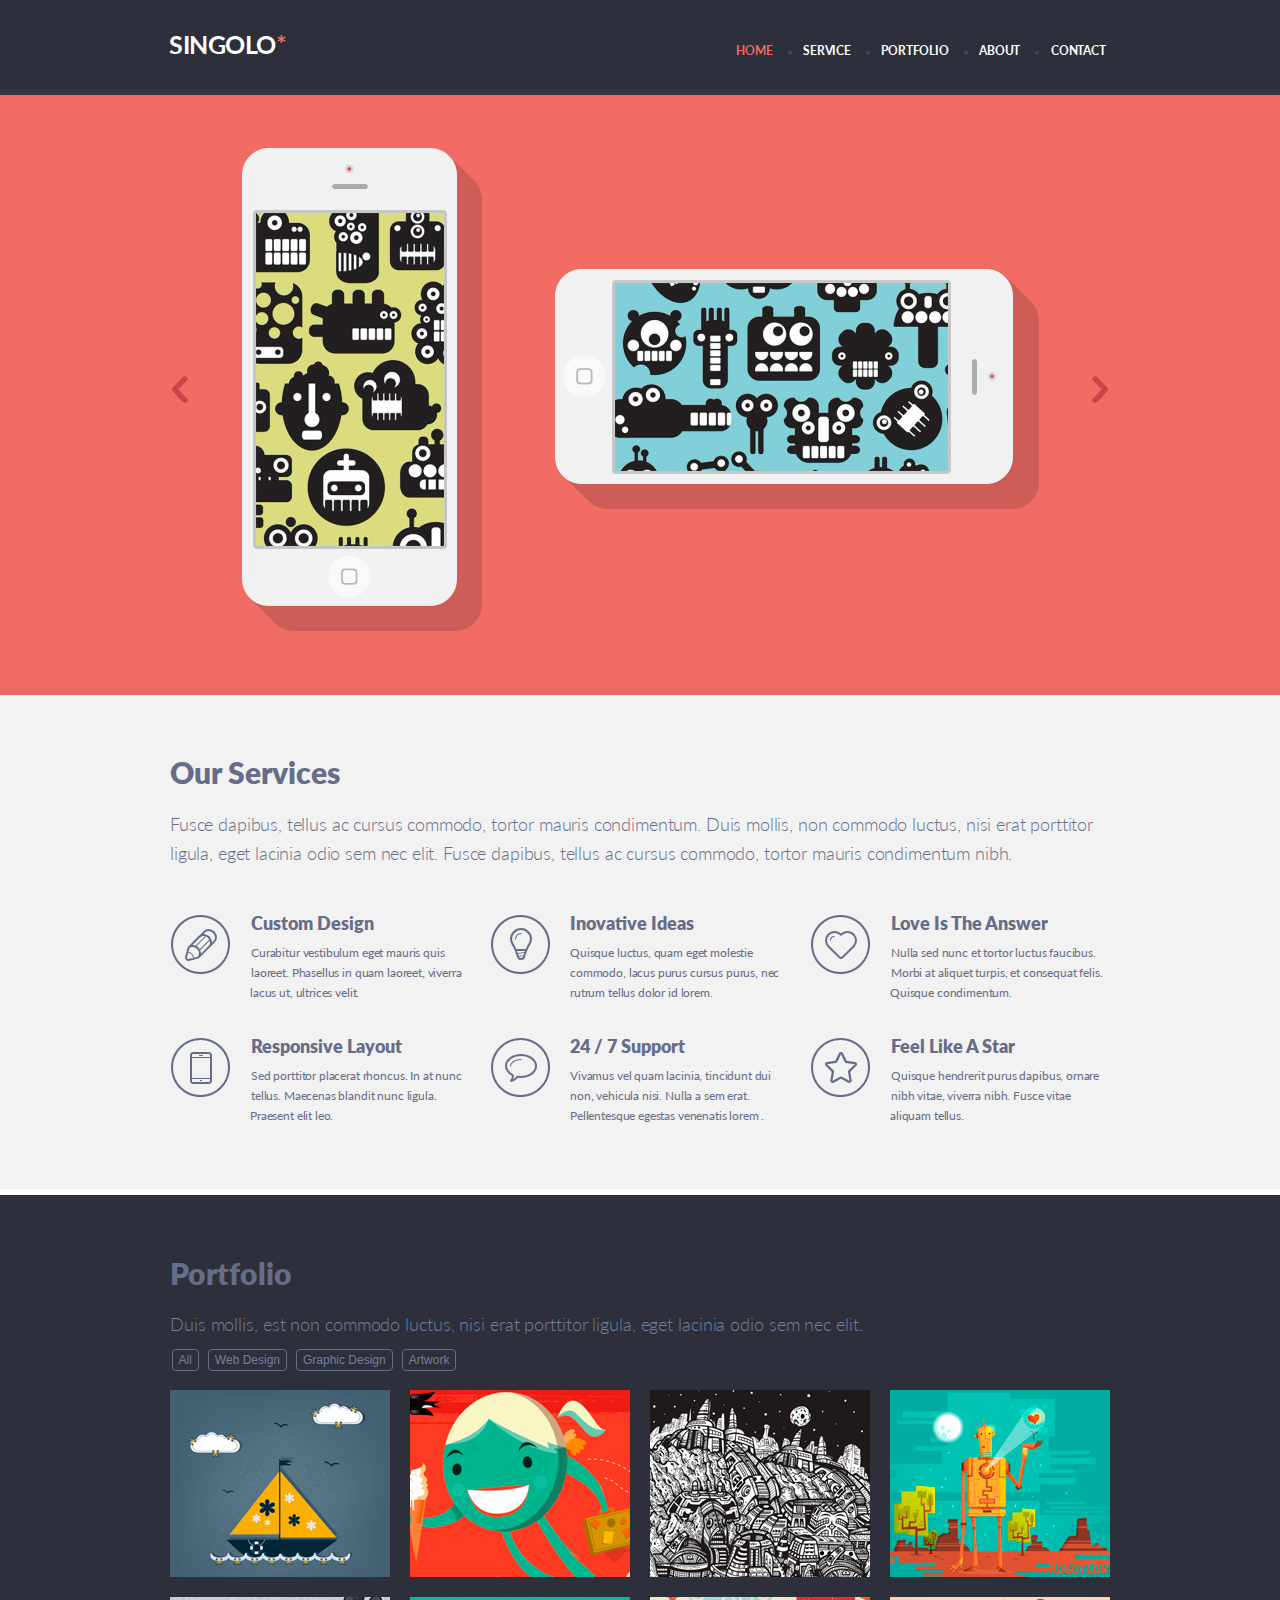
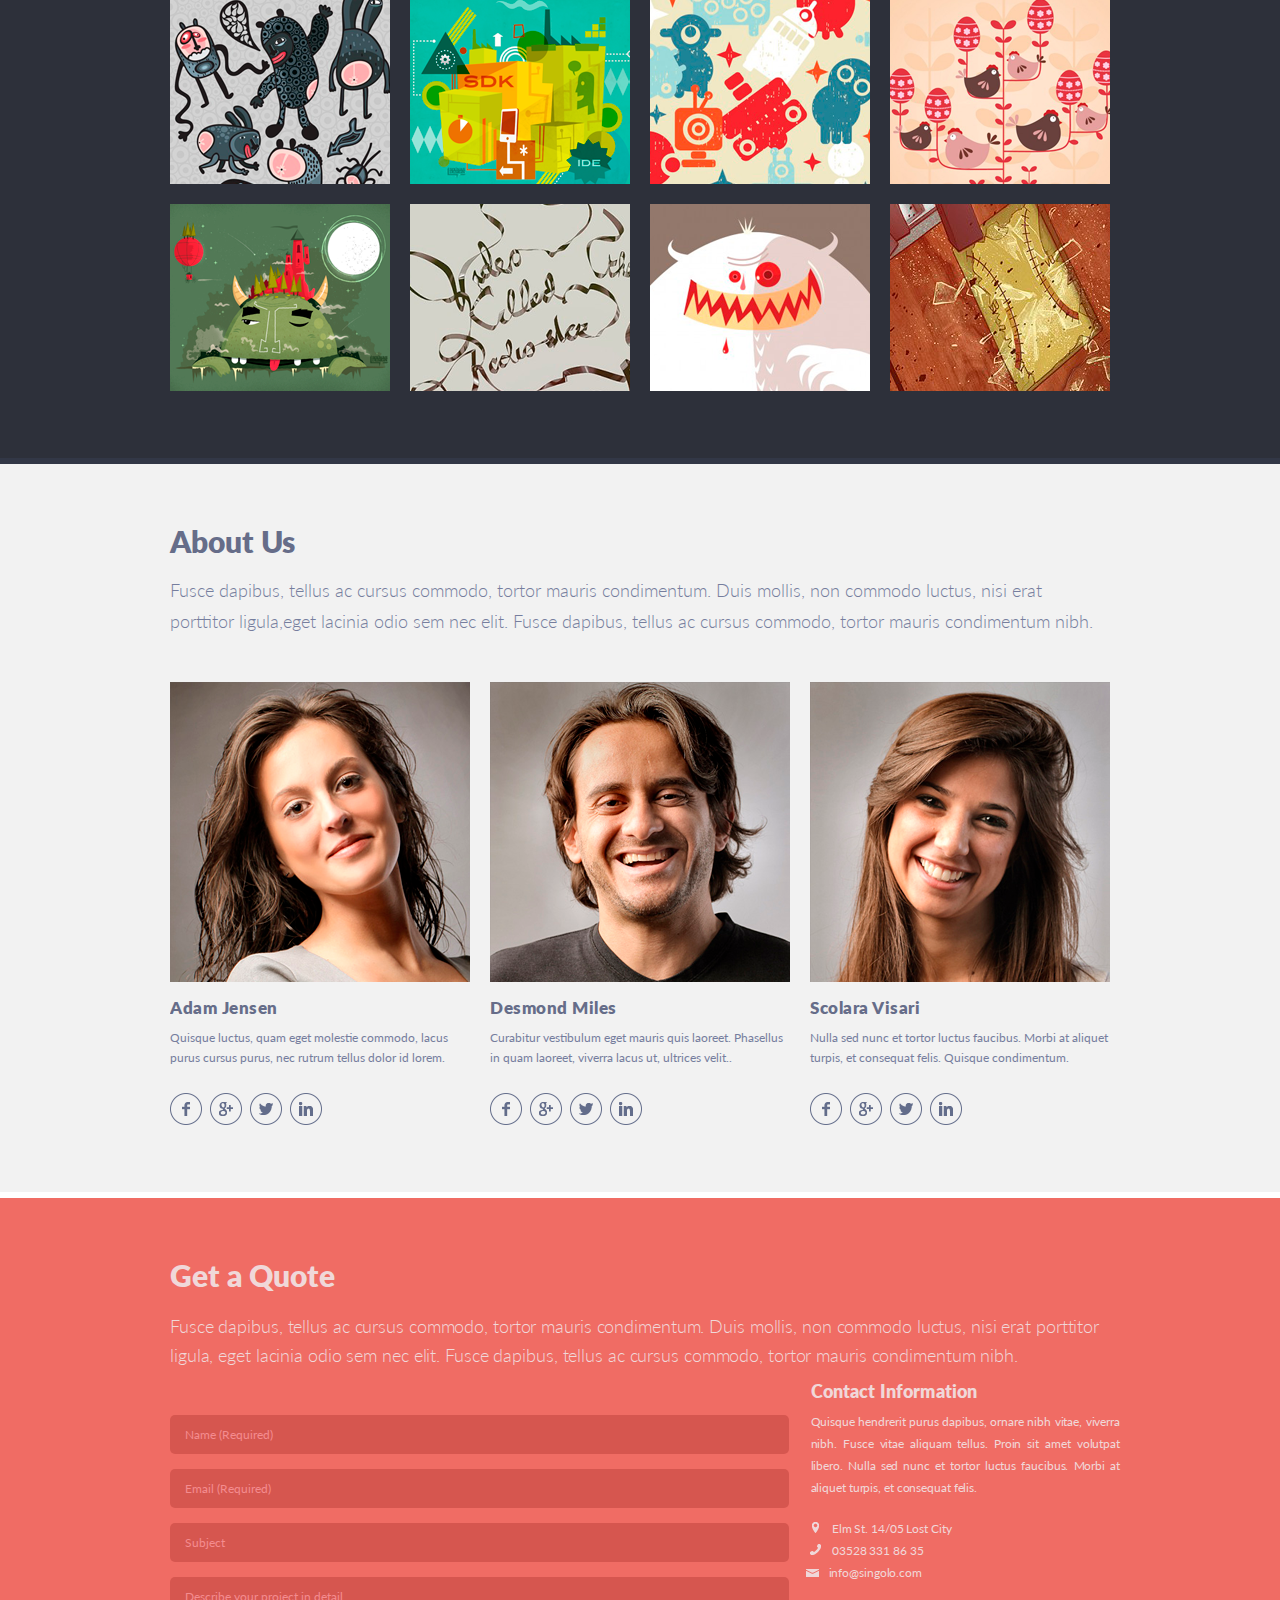
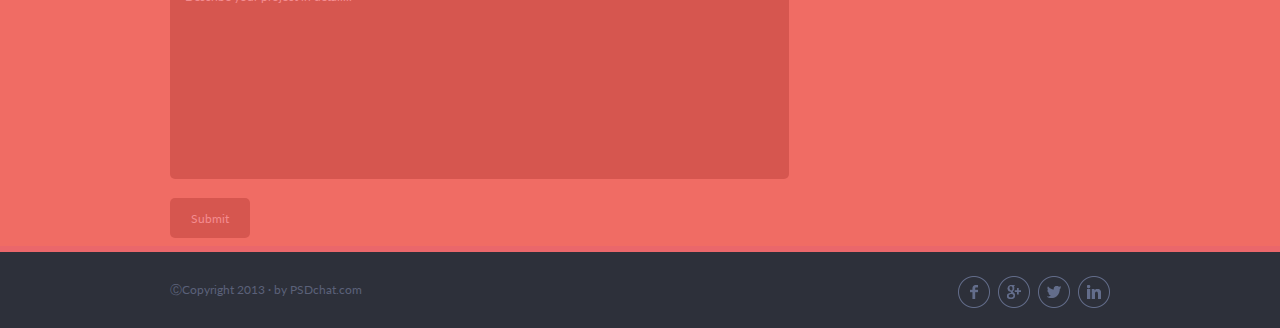
<file: index.html>
<!DOCTYPE html>
<html lang="en">
<head>
    <meta charset="UTF-8">
    <meta name="viewport" content="width=device-width, initial-scale=1.0">
    <title>singolo_all</title>
    <link rel="stylesheet" href ="singolo.css"></link>
    
    </head>
<body>
    <header class="header" id="home">
        <div  class="container">
            <div class="header_logo">
             <h1 class="logo">singolo<span>*</span></h1>
                    <nav class="nav" id="menu">
                        <a class ="nav_link active" href="#slider">home<span class="span_nav">.</span></a>
                        <a class ="nav_link" href="#service">service<span class="span_nav">.</span></a>
                        <a class ="nav_link" href="#portfolio">portfolio<span class="span_nav">.</span></a>
                        <a class ="nav_link" href="#about">about<span class="span_nav">.</span></a>
                        <a class ="nav_link" href="#contact">contact<span></span></a>
                        
                    </nav>
            </div>
        </div>
            
    </header>
   
 <div class="slider slider_1" id="slider">
        <div class="container">          
                        <div class="phones">                    
				    <div>
                        <div><img class="tel_vert" src="assets/iPhoneVertical.png" alt="iPhone">
                        <div class="phone_button" id="phone_button_vert"></div>
                        <div id="tel_vert_off" class="screen_off"></div>
                        </div>
                        <div><img class="tel_hor" src="assets/iPhoneHorizontal.png" alt="iPhone">
                        <div class="phone_button" id="phone_button_hor"></div>
                        <div id="tel_hor_off" class="mirror-off"></div>
                    </div>                      
                    </div>              
                                             
                         </div>              
        </div>
</div>
<div class="slider slider_2" id="slider">
    <div class="container">          
                    <div class="phones">
                        <div><img class="tel_slider_2" src="assets/slider_2.png" alt="iPhone">                                         
                </div>                 
                        </div>  
                      </div>
</div>
<div class="arrow">
    <img class="arrow_left"src="assets/Left.png" alt="left">
    <img class="arrow_right"src="assets/Right.png" alt="right">
</div>

<section class="section">
        <div class="container" id="service">
        <div class="section_head">
            <div class="section-title">Our Services</div>  
            <div class="section-title_description">Fusce dapibus, tellus ac cursus commodo, tortor mauris condimentum. Duis mollis, non commodo luctus, nisi erat
          porttitor ligula, eget lacinia odio sem nec elit. Fusce dapibus, tellus ac cursus commodo, tortor mauris 
           condimentum nibh. </div> <br>
        <div class="services">
           <div class="services_items"><img class="icons" src="assets/pen.png" alt="pen"><h4>Custom Design</h4>
                <div class ="services_item_info">Curabitur vestibulum eget mauris quis laoreet. Phasellus in quam laoreet, viverra lacus ut, ultrices velit.</div></div>

                <div class="services_items"><img class="icons" src="assets/lightbulb.png" alt="lightbulb"><h4>Inovative Ideas</h4>
            <div class ="services_item_info">Quisque luctus, quam eget molestie commodo, lacus purus cursus purus, nec rutrum tellus dolor id lorem.</div></div>

                <div class="services_items"><img class="icons" src="assets/heart.png" alt="heart"><h4>Love Is The Answer</h4>
                <div class ="services_item_info">Nulla sed nunc et tortor luctus faucibus. Morbi at aliquet turpis, et consequat felis. Quisque condimentum.</div>
            </div>             
                <div class="services_items"><img class="icons" src="assets/phone.png" alt="phone"><h4>Responsive Layout</h4>
                <div class ="services_item_info">Sed porttitor placerat rhoncus. In at nunc tellus. Maecenas blandit nunc ligula. Praesent elit leo.</div></div>

            <div class="services_items"><img class="icons" src="assets/bubble.png" alt="buble"><h4>24 / 7 Support</h4>
                <div class ="services_item_info">Vivamus vel quam lacinia, tincidunt dui non, vehicula nisi. Nulla a sem erat. Pellentesque egestas venenatis lorem .</div></div>

                <div class="services_items"><img class="icons" src="assets/Star.png" alt="star"><h4>Feel Like A Star</h4>
                <div class ="services_item_info">Quisque hendrerit purus dapibus, ornare nibh vitae, viverra nibh. Fusce vitae aliquam tellus.</div></div>
            </div>
             </div>
        </div>
    </div>
</section>
<div class="portfolio" id="portfolio">
    <div class="container">
    <div class="portfolio_header">
        <div class="logo_singolo2">Portfolio</div><br>
    <div class="logo_inf">Duis mollis, est non commodo luctus, nisi erat porttitor 
    ligula, eget lacinia odio sem nec elit.
    </div>                          
        <div class="head_nav" id="head_nav">
            <button class="li_butt ">All</button>
            <button class="li_butt">Web Design</button>
            <button class="li_butt">Graphic Design</button>
            <button class="li_butt">Artwork</button>                   
        </div>
        </div>
    </div>
        <div class="container">
            <div class="portfolio_img" id="portfolio_img">
            <img src="assets/Project_1.png" alt="img_1" id="img_1">
            <img src="assets/Project_2.png" alt="img_2" id="img_2">
            <img src="assets/Project_3.png" alt="img_3" id="img_3">
            <img src="assets/Project_4.png" alt="img_4" id="img_4">
            <img src="assets/Project_5.png" alt="img_5" id="img_5">
            <img src="assets/Project_6.png" alt="img_6" id="img_6">
            <img src="assets/Project_7.png" alt="img_7" id="img_7">
            <img src="assets/Project_8.png" alt="img_8" id="img_8">
            <img src="assets/Project_9.png" alt="img_9" id="img_9">
            <img src="assets/Project_10.png" alt="img_10" id="img_10">
            <img src="assets/Project_11.png" alt="img_11" id="img_11">
            <img src="assets/Project_12.png" alt="img_12" id="img_12">                    
            
        </div>
    </div>

    </div>
</section>

<section class="about_us" id="about">
           <div class="container"><div class="about_us_description"><div class="about_title">About Us</div>
            <div class="about_info">Fusce dapibus, tellus ac cursus commodo, tortor mauris condimentum.
                Duis mollis, non commodo luctus, nisi erat porttitor ligula,eget lacinia odio sem 
            nec elit. Fusce dapibus, tellus ac cursus commodo, tortor mauris condimentum nibh.
            </div></div></div>
            <div class="container">
            <div class="about_us_container">
                <div class="about_us_items"><img class="about_us_img" src="assets/photo_1.png">
                    <div class="about_us_items_title">Adam Jensen</div>
                    <div class ="about_us_items_info">Quisque luctus, quam eget molestie commodo, lacus 
                        purus cursus purus, nec rutrum tellus dolor id lorem.</div>
                    <div class="about_us_icons">
                        <div class="icon_soc"><img src="assets/facebook.png"></div>
                        <div class="icon_soc"><img src="assets/google+.png"></div>
                        <div class="icon_soc"><img src="assets/twitter.png"></div>
                        <div class="icon_soc"><img src="assets/linkedin.png"></div>                                                   
                     </div>
                </div> 
                <div class="about_us_items"><img class="about_us_img" src="assets/photo_2.png">
                    <div class="about_us_items_title">Desmond Miles</div>
                    <div class ="about_us_items_info">Curabitur vestibulum eget mauris quis laoreet.
                         Phasellus in quam laoreet, viverra lacus ut, ultrices velit..</div>
                    <div class="about_us_icons">
                        <div class="icon_soc"><img src="assets/facebook.png"></div>
                        <div class="icon_soc"><img src="assets/google+.png"></div>
                        <div class="icon_soc"><img src="assets/twitter.png"></div>
                        <div class="icon_soc"><img src="assets/linkedin.png"></div>                                                   
                     </div>
                </div> 
                <div class="about_us_items"><img class="about_us_img" src="assets/photo_3.png">
                    <div class="about_us_items_title">Scolara Visari</div>
                    <div class ="about_us_items_info">Nulla sed nunc et tortor luctus faucibus. 
                        Morbi at aliquet turpis, et consequat felis. Quisque condimentum.</div>
                    <div class="about_us_icons">
                        <div class="icon_soc"><img src="assets/facebook.png"></div>
                        <div class="icon_soc"><img src="assets/google+.png"></div>
                        <div class="icon_soc"><img src="assets/twitter.png"></div>
                        <div class="icon_soc"><img src="assets/linkedin.png"></div>                                                   
                     </div>
                </div> 


            </div>
</section> 
<div class="quote">
    <div class="container">
        <div class="quote_head"><div class="quote_logo">Get a Quote</div>
        <div class="quote_description">Fusce dapibus, tellus ac cursus commodo,
             tortor mauris condimentum. Duis mollis, non commodo luctus, nisi erat
              porttitor <br> ligula, eget lacinia odio sem nec elit. Fusce dapibus, tellus
               ac cursus commodo, tortor mauris condimentum nibh.</div>
            </div>
    </div>
        <container> 
            <div class="container">
        <div class="input_information_form" id="contact">            
                <form class="form" action="form" method="post">
                <input class="input_information" type="text" name="name" placeholder="Name (Required)" required>
                <input class="input_information" type="email" name="email" placeholder="Email (Required)" required>
                <input class="input_information" id="subject" type="text" name="subject" placeholder="Subject">
                <textarea class="input_information" id="description" name="message" placeholder="Describe your project in detail..." style="resize: none;" cols="30" rows="13"></textarea>
                <button class="input_information submit" id="submit" type="submit" formmethod="POST">Submit</button>
            
                </div>
                <div id="message_block" class="hidden">
                    <div id="message">
                        <p>Письмо отправлено</p>
                        <p><span id="message_subject"></span></p>
                        <p><span id="message_description"></span></p>
                        <button id="close_button">OK</button>
                    </div>
                   
                </div>

             
             
             <div class="form_contact_info">
                 <h5>Contact Information</h5>
                <p class="form_contact_description">Quisque hendrerit purus dapibus, ornare nibh vitae, viver&shy;ra nibh. Fusce vitae aliquam
                     tellus. Proin sit amet volutpat libero. Nulla sed nunc et tortor luctus faucibus. 
                     Morbi at aliquet turpis, et consequat felis.  </p>
                     <div class="email_phone">
                            <a class="contact-text" href="Elm St. 14/05 Lost City"><img class="contact-information_loc" src="assets/location.png">Elm St. 14/05 Lost City</a> 
                            <a class="contact-text" href="tel:035283318635"><img class="contact-information_tel" src="assets/phone_mini.png">03528 331 86 35</a> 
                            <a class="contact-text" href="mailto:info@singolo.com"><img class="contact-information_mail" src="assets/mail.png">info@singolo.com</a> 
                     </div>
                    </div>
            </div>

        </div>
    </container>
    
</div>
<footer>
      <container>  
           <p class="footer_logo">ⒸCopyright 2013 · by PSDchat.com</p> 
             <div class="footer_contacts">
                <div class="icon_soc"><img src="assets/facebook.png"></div>
                <div class="icon_soc"><img src="assets/google+.png"></div>
                <div class="icon_soc"><img src="assets/twitter.png"></div>
                <div class="icon_soc"><img src="assets/linkedin.png"></div>
            </div>
          </container>
        
</footer>
<script src="script.js"></script>
</body>
</html>
</file>
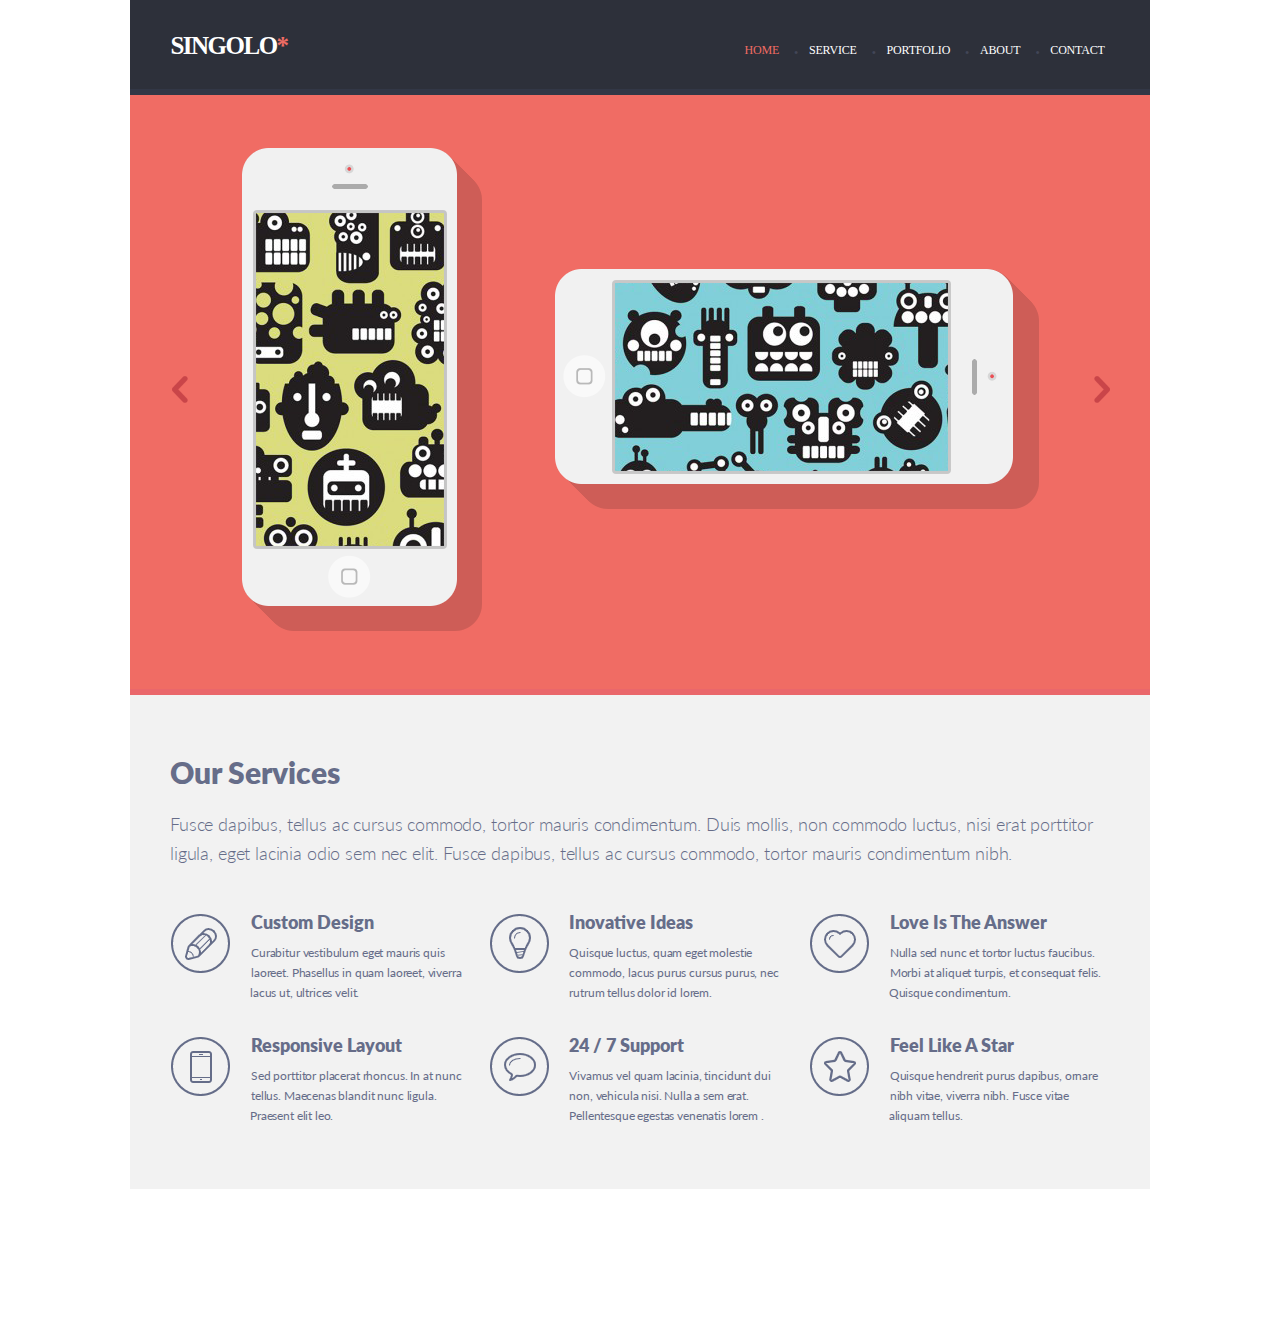
<file: singolo1.html>
<!DOCTYPE html>
<html lang="en">
<head>
    <meta charset="UTF-8">
    <meta name="viewport" content="width=device-width, initial-scale=1.0">
    <title>singolo1</title>
    <link rel="stylesheet" href ="singolo1.css"></link>
    
    </head>
<body>
    <header class="header">
        <div  class="container">
            <div class="header_logo">
             <h1 class="logo">singolo<span>*</span></h1>
                    <nav class="nav">
                        <a class ="nav_link active_s1" href="#">home<span class="span_nav">.</span></a>
                        <a class ="nav_link" href="#">service<span class="span_nav">.</span></a>
                        <a class ="nav_link" href="#">portfolio<span class="span_nav">.</span></a>
                        <a class ="nav_link" href="#">about<span class="span_nav">.</span></a>
                        <a class ="nav_link" href="#">contact<span></span></a>
                        
                    </nav>
            </div>
        </div>
            
    </header>
    
 <div class="slider">
        <div class="container">
            
            
            <div class="phones">
                    <img class="arrow_left"src="assets/Left.png" alt="left">
				    <div ><img class="tel_vert" src="assets/iPhoneVertical.png" alt="iPhone">
				    <img class="tel_hor"src="assets/iPhoneHorizontal.png" alt="iPhone"></div>
                    <img class="arrow_right"src="assets/Right.png" alt="right">
                                    
            
            </div>
        </div>

</div>

<section class="section">
        <div class="container">
        <div class="section_head">
            <div class="section-title">Our Services</div>  
            <div class="section-title_description">Fusce dapibus, tellus ac cursus commodo, tortor mauris condimentum. Duis mollis, non commodo luctus, nisi erat
          porttitor ligula, eget lacinia odio sem nec elit. Fusce dapibus, tellus ac cursus commodo, tortor mauris 
           condimentum nibh. </div> <br>
        <div class="services">
           <div class="services_items"><img class="icons" src="assets/pen.png" alt="pen"><h4>Custom Design</h4>
                <div class ="services_item_info">Curabitur vestibulum eget mauris quis laoreet. Phasellus in quam laoreet, viverra lacus ut, ultrices velit.</div></div>

                <div class="services_items"><img class="icons" src="assets/lightbulb.png" alt="lightbulb"><h4>Inovative Ideas</h4>
            <div class ="services_item_info">Quisque luctus, quam eget molestie commodo, lacus purus cursus purus, nec rutrum tellus dolor id lorem.</div></div>

                <div class="services_items"><img class="icons" src="assets/heart.png" alt="heart"><h4>Love Is The Answer</h4>
                <div class ="services_item_info">Nulla sed nunc et tortor luctus faucibus. Morbi at aliquet turpis, et consequat felis. Quisque condimentum.</div>
            </div>             
                <div class="services_items"><img class="icons" src="assets/phone.png" alt="phone"><h4>Responsive Layout</h4>
                <div class ="services_item_info">Sed porttitor placerat rhoncus. In at nunc tellus. Maecenas blandit nunc ligula. Praesent elit leo.</div></div>

            <div class="services_items"><img class="icons" src="assets/bubble.png" alt="buble"><h4>24 / 7 Support</h4>
                <div class ="services_item_info">Vivamus vel quam lacinia, tincidunt dui non, vehicula nisi. Nulla a sem erat. Pellentesque egestas venenatis lorem .</div></div>

                <div class="services_items"><img class="icons" src="assets/Star.png" alt="star"><h4>Feel Like A Star</h4>
                <div class ="services_item_info">Quisque hendrerit purus dapibus, ornare nibh vitae, viverra nibh. Fusce vitae aliquam tellus.</div></div>
            </div>
             </div>
        </div>
    </div>
</section> 
</body>
</html>
</file>
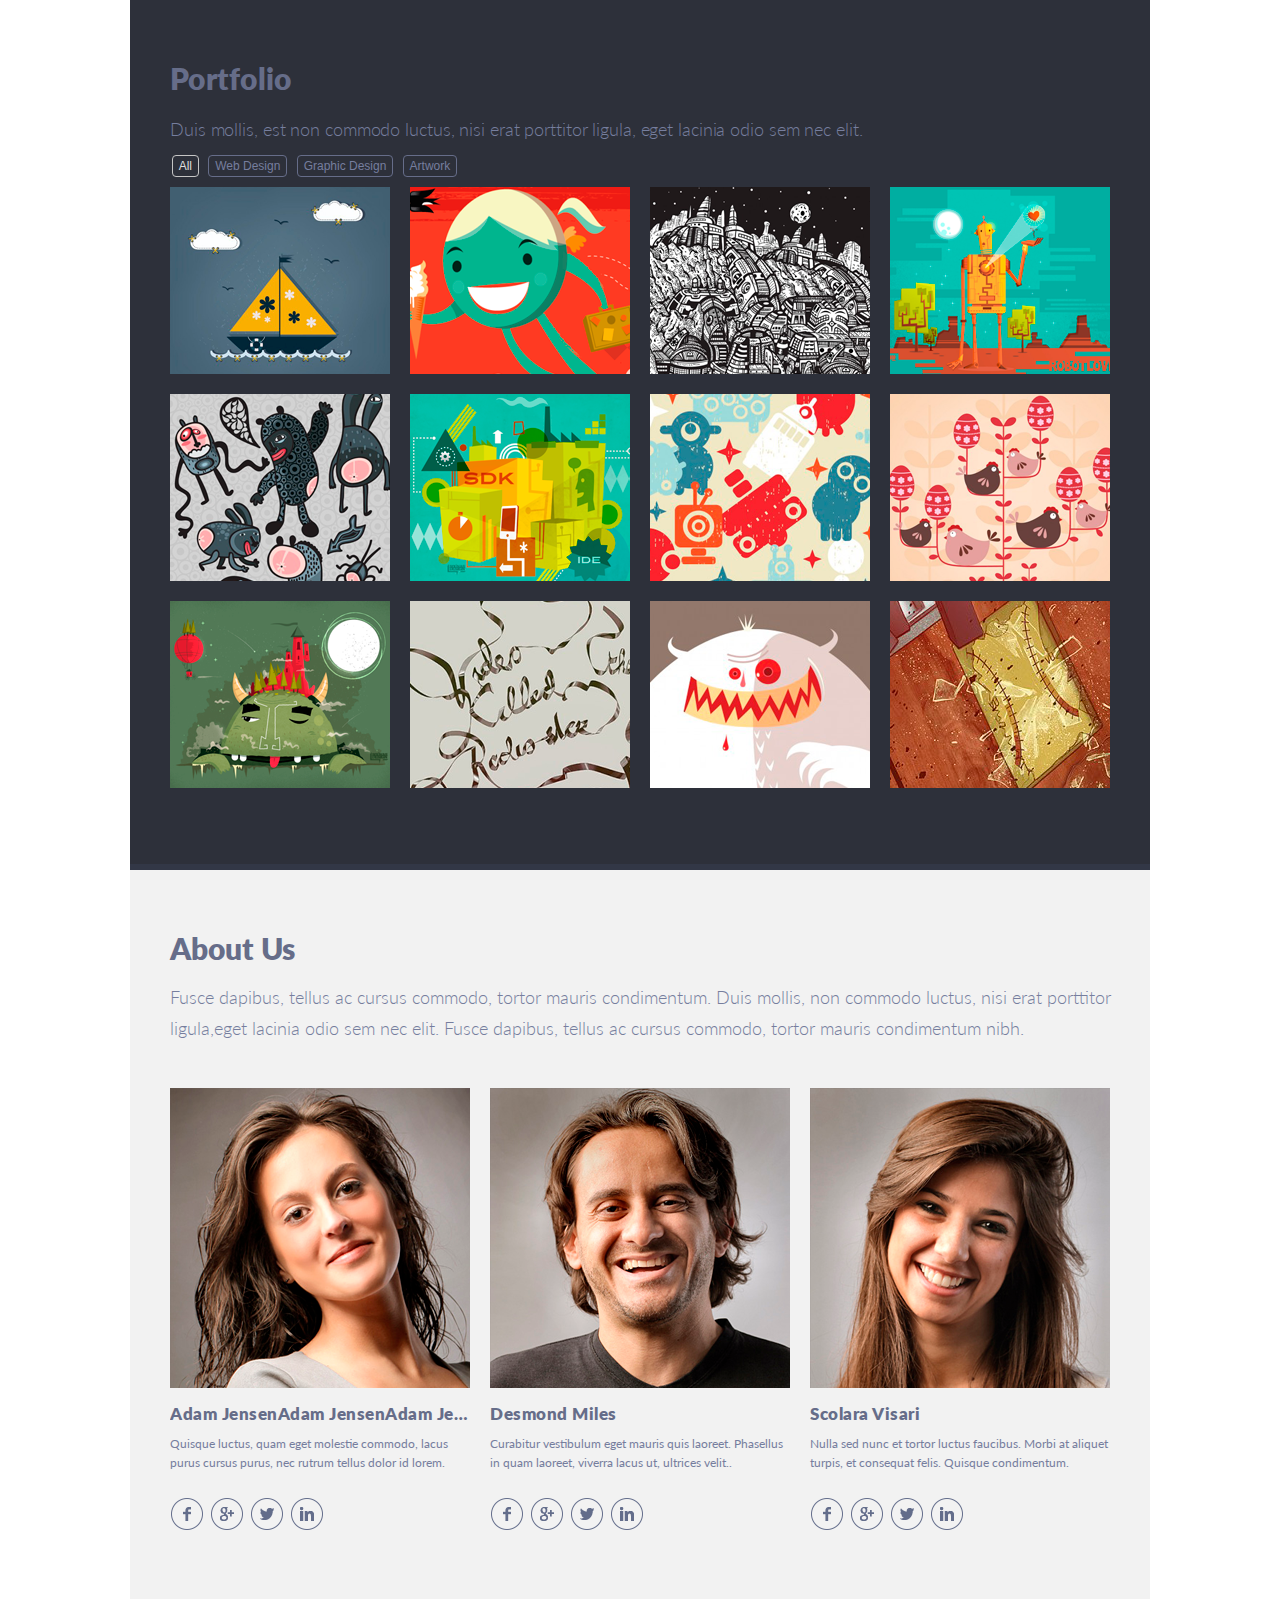
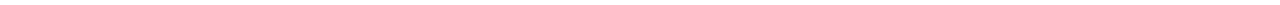
<file: singolo2.html>
<!DOCTYPE html>
<html lang="en">
<head>
    <meta charset="UTF-8">
    <meta name="viewport" content="width=device-width, initial-scale=1.0">
    <link rel="stylesheet" href="singolo2.css"></link>
    <title>singolo2</title>
</head>
<body>
      <div class="portfolio">
            <div class="portfolio_header">
                <div class="logo_singolo2">Portfolio</div><br>
            <div class="logo_inf">Duis mollis, est non commodo luctus, nisi erat porttitor 
            ligula, eget lacinia odio sem nec elit.
            </div>                          
                <div class="head_nav">
                    <button class="li_butt active_nav">All</button>
                    <button class="li_butt">Web Design</button>
                    <button class="li_butt">Graphic Design</button>
                    <button class="li_butt">Artwork</button>                   
                </div>
                </div>
                <div class="container">
                    <div class="portfolio_img">
                    <img src="./assets/Project_1.png" alt="img_1">
                    <img src="./assets/Project_2.png" alt="img_2">
                    <img src="./assets/Project_3.png" alt="img_3">
                    <img src="./assets/Project_4.png" alt="img_4">
                    <img src="./assets/Project_5.png" alt="img_5">
                    <img src="./assets/Project_6.png" alt="img_6">
                    <img src="./assets/Project_7.png" alt="img_7">
                    <img src="./assets/Project_8.png" alt="img_8">
                    <img src="./assets/Project_9.png" alt="img_9">
                    <img src="./assets/Project_10.png" alt="img_10">
                    <img src="./assets/Project_11.png" alt="img_11">
                    <img src="./assets/Project_12.png" alt="img_12">
                    <img src="./assets/Project_9.png" alt="img_9">
                    <img src="./assets/Project_10.png" alt="img_10">
                    <img src="./assets/Project_11.png" alt="img_11">
                    <img src="./assets/Project_12.png" alt="img_12">
                  
                    
                </div>
            </div>

            </div>
      </section>

 
 <section class="about_us">
                   <div class="about_us_description"><div class="about_title">About Us</div>
                    <div class="about_info">Fusce dapibus, tellus ac cursus commodo, tortor mauris condimentum.
                        Duis mollis, non commodo luctus, nisi erat porttitor ligula,eget lacinia odio sem 
                    nec elit. Fusce dapibus, tellus ac cursus commodo, tortor mauris condimentum nibh.
                    </div></div>
                    <div class="container">
                    <div class="about_us_container">
                        <div class="about_us_items"><img class="about_us_img" src="assets/photo_1.png">
                            <div class="about_us_items_title">Adam JensenAdam JensenAdam JensenAdam Jensen</div>
                            <div class ="about_us_items_info">Quisque luctus, quam eget molestie commodo, lacus 
                                purus cursus purus, nec rutrum tellus dolor id lorem.</div>
                            <div class="about_us_icons">
                                <div class="icon_soc"><img src="assets/facebook.png"></div>
                                <div class="icon_soc"><img src="assets/google+.png"></div>
                                <div class="icon_soc"><img src="assets/twitter.png"></div>
                                <div class="icon_soc"><img src="assets/linkedin.png"></div>                                                   
                             </div>
                        </div> 
                        <div class="about_us_items"><img class="about_us_img" src="assets/photo_2.png">
                            <div class="about_us_items_title">Desmond Miles</div>
                            <div class ="about_us_items_info">Curabitur vestibulum eget mauris quis laoreet.
                                 Phasellus in quam laoreet, viverra lacus ut, ultrices velit..</div>
                            <div class="about_us_icons">
                                <div class="icon_soc"><img src="assets/facebook.png"></div>
                                <div class="icon_soc"><img src="assets/google+.png"></div>
                                <div class="icon_soc"><img src="assets/twitter.png"></div>
                                <div class="icon_soc"><img src="assets/linkedin.png"></div>                                                   
                             </div>
                        </div> 
                        <div class="about_us_items"><img class="about_us_img" src="assets/photo_3.png">
                            <div class="about_us_items_title">Scolara Visari</div>
                            <div class ="about_us_items_info">Nulla sed nunc et tortor luctus faucibus. 
                                Morbi at aliquet turpis, et consequat felis. Quisque condimentum.</div>
                            <div class="about_us_icons">
                                <div class="icon_soc"><img src="assets/facebook.png"></div>
                                <div class="icon_soc"><img src="assets/google+.png"></div>
                                <div class="icon_soc"><img src="assets/twitter.png"></div>
                                <div class="icon_soc"><img src="assets/linkedin.png"></div>                                                   
                             </div>
                        </div> 


                    </div>
</section>
</body>
</html>
</file>
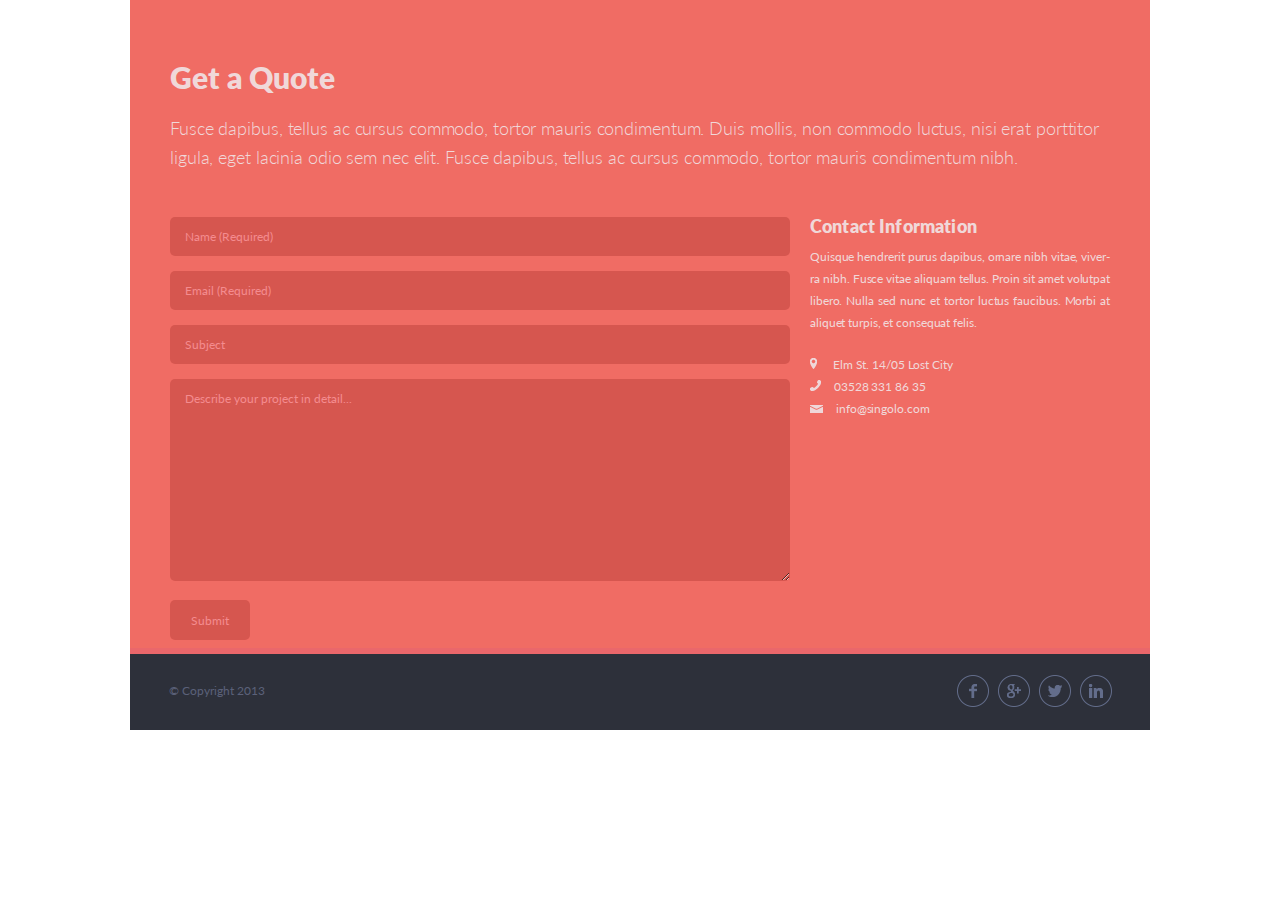
<file: singolo3.html>
<!DOCTYPE html>
<html lang="en">
<head>
    <meta charset="UTF-8">
    <meta name="viewport" content="width=device-width, initial-scale=1.0">
    <title>singolo3</title>
    <link rel="stylesheet" href="singolo3.css"></link>

</head>
<body>
    <div class="quote">
        <container>
            <div class="quote_head"><div class="quote_logo">Get a Quote</div>
            <div class="quote_description">Fusce dapibus, tellus ac cursus commodo,
                 tortor mauris condimentum. Duis mollis, non commodo luctus, nisi erat
                  porttitor <br> ligula, eget lacinia odio sem nec elit. Fusce dapibus, tellus
                   ac cursus commodo, tortor mauris condimentum nibh.</div>
                </div>
        </container>
            <container>

            <div class="input_information_form"> 
               
                <form class="form" action="form" method="post">
                    <input class="input_information" type="text" name="name" placeholder="Name (Required)" required>
                    <input class="input_information" type="email" name="email" placeholder="Email (Required)" required>
                    <input class="input_information" type="text" name="subject" placeholder="Subject">
                    <textarea class="input_information" name="message" placeholder="Describe your project in detail..." cols="30" rows="13"></textarea>
                    <button class="input_information submit" type="submit" formmethod="POST">Submit</button>
                 </form>
                 <div class="form_contact_info">
                     <h5>Contact Information</h5>
                    <p class="form_contact_description">Quisque hendrerit purus dapibus, ornare nibh vitae, viver&shy;ra nibh. Fusce vitae aliquam
                         tellus. Proin sit amet volutpat libero. Nulla sed nunc et tortor luctus faucibus. 
                         Morbi at aliquet turpis, et consequat felis.  </p>
                         <div class="email_phone">
                                <p class="contact-text"><img class="contact-information_png" src="assets/location.png"> Elm St. 14/05 Lost City</p> 
                                <a class="contact-text" href="tel:035283318635"> <img class="contact-information_png" src="assets/phone_mini.png">03528 331 86 35</a> <br>
                                <a class="contact-text" href="mailto:info@singolo.com"> <img  class="contact-information_png"src="assets/mail.png">info@singolo.com</a> <br>
                         </div>
                        </div>
                </div>

            </div>
        </container>
        
    </div>
    <footer>
        <container>            
            <div class="footer_contacts">
                <a href="#"><img class="soc_img" src="assets/facebook.png"></a>
                <a href="#"><img class="soc_img" src="assets/google+.png"></a>
                <a href="#"><img class="soc_img" src="assets/twitter.png"></a>
                <a href="#"><img class="soc_img" src="assets/linkedin.png"></a>

            </div>
            <p class="footer_logo">© Copyright 2013</p>
        </container>
            
    </footer>
</body>
</html>
</file>
<file: singolo.css>
* {
    margin: 0px auto;
    padding: 0px;
    /* max-width: 1020px; */
        
}

h1, h2, h3, h4, h5, h6 {
    margin: 0px;
    padding: 0px;
}



.container {
    display: flex;
    width: 1020px;
    margin: auto;
    padding:0 30px;
    position: relative;
    align-items: center;
    box-sizing: border-box;
 
}


.header {
    height: 89px;
    background-color: #2d303a;
    border-bottom: solid 6px #323746;
    text-transform:uppercase;
    position: fixed;      
    z-index: 100; 
    width: 100%;
   
            
}

.header_logo {
    display:flex; 
    font-family: "Lato Bold";
     
}

.logo {
    color: #ffffff;
    font-size: 25px;
    padding-top: 29px;
    letter-spacing: -0.5px;
}

span {
    color: #f06c64;
    font-size: 25px;
}


.nav {    
    display: flex;
    width: 380px;     
    padding-top: 30px;
    letter-spacing: -0.2px;
    justify-content: space-between;  
    padding-left: 445px;   
    
    
}

.nav_link.active {
    color: #f06c64;


}

.nav a {
    color: #ffffff;
    text-decoration: none;
    font-size: 12px;
           
}

.nav a.hover {
    color: #f06c64;
}

.nav a.active {
    color: #f06c64;
    
}

.nav a:not(.active):hover {
    color: #f06c64;
}


.span_nav {
    color: #424657;
    padding-left: 14px;
    padding-top: 15px;
}

.slider_1  {
    background-color: #f06c64;
    height: 594px;
    width: 100%;
    padding-top: 95px;
    border-bottom: solid 6px #ea676b;
    position: absolute;
    overflow: hidden;
    display: block;
    
    
}

.slider_2 {
    display: none;    
    animation: 0.5s ease-in-out;
    background-color: #648BF0;
    height: 594px;
    width: 100%;
    padding-top: 95px;
    border-bottom: 6px solid rgb(83, 121, 216);
    position: absolute;
   
    
}

.active,
.next {
    display: block;
}

.next {
    position: absolute;
    top: 0;
    width: 100%;
}

.to-left {
    animation-name: left;
}

.to-right {
    animation-name: right;
    animation-direction: reverse;
}

.from-left {
    animation-name: left;
    animation-direction: reverse;
}

.from-right {
    animation-name: right;
}

.tel_slider_2 {
    position: relative;
    top: 45px;

}

.tel_hor {
    position: relative;
	top: -515px;
	right: -141px;   
}


.tel_vert {   
    position: relative;
	top: -17px;
	left: -109px;
}

#tel_vert_off,
#tel_hor_off {
  position: absolute;
  background-color: black;
  opacity: 0;
  transition: all 0.2s ease-out;
}

#tel_vert_off.screen_on,
#tel_hor_off.screen_on {
  opacity: 1;
}

.phone_button {
    position: absolute;
    /* background-color: #0000; */
    width: 42px;
    height: 42px;
    border-radius: 50%;
    cursor: pointer;
  }
  
  #phone_button_vert {
    top: 460px;
    left: 200px;    
    z-index: 20; 
  }
  
  #phone_button_hor {
    top: 260px;
    left: 435px;
    z-index: 20; 
  }
  
  #tel_vert_off {
    width: 188px;
    height: 333px;
    top: 118px;
    left: 126px;
    
  }
  
  #tel_hor_off {
    width: 333px;
    height: 188px;
    top: 188px;
    left: 485px;
  }

.arrow {
    width: 1020px;
    margin: auto;
    padding:0 30px;
    position: relative;
    align-items: center;
    box-sizing: border-box;
    
}

.arrow_left {
    position: absolute;
	top: 376px;
    left: 42px;
    cursor: pointer;
    
}


.arrow_right {
    position: absolute;
	top: 376px;
    right: 42px;
    cursor: pointer;
    
}

.arrow_right:hover, 
.arrow_left:hover {
    opacity: 0.5;
}


.section {  
    background-color:#f2f2f2 ;
    padding-top: 695px;
    height: 494px;
    align-items: center;    
    width: 100%;
    border-bottom: solid 6px #ffffff;
    color:#666d89; 
              
}

.section_head {     
  padding-top: 59px;    
}

.services {
    display: flex;
    flex-wrap: wrap;
    width: 960px;
	justify-content: space-between;
    padding-top: 20px;   
    
}
   
.services_items {         
    max-width: 940px; 
    height: 123px;
    align-items: center; 
    
             
}

.icons {    
    float: left;
	margin-right: 19px;
   
}

.section-title {
    font-size: 30px;
    width: 940px;    
    font-family: "Lato Black";
    
}

.section-title_description {
    padding-top: 20px;
    padding-left: 10px;
    font-size: 18px;
    font-family: "Lato Light";
    padding-bottom: 8px;
    line-height: 29px; 
    letter-spacing: -0.15px; 
        
}

h4 {
    font-size: 18px;
    font-family: "Lato Black";
    position: relative;
    margin-top: -2px;
}


.services_item_info {
    font-family: "Lato Regular";
    position: relative;
    justify-content: center;
    margin-top: 9px;
    font-size: 12px;
    line-height: 20px;
    margin-left: 80px;
    letter-spacing: -0.15px;
    width: 220px;

} 



.portfolio {
    background-color: #2d303a;
    height: 863px;
    align-items: center; 
    width: 100%;  
    border-bottom:solid 6px #323746;
}


.portfolio_header {
   margin-left: 10px;
    
}

.logo_singolo2 {
    font-size: 30px;
    font-family: "Lato Black";
    color: #666d89;    
    padding-top: 60px;
    letter-spacing: 0.3px;

}

.logo_inf {
    font-size: 18px;
    font-family: "Lato Light";
    color: #767e9e;
    padding-top: 4px;
    letter-spacing: -0.1px;
}

.head_nav {
    display: flex ;
    width: 294px;
    font-size: 12px;
    font-family: "Lato Regular";
    justify-content: space-between;
    list-style: none;    
    padding-top: 14px;
    margin-left: -3px;
       
}

.li_butt {
    font-size: 12px;
    line-height: 8px;
    color: #767e9e;
    padding: 6px;
    border: 1px solid #666d89;
    border-radius: 4px;
    background-color: transparent;    
           
}

.li_butt:hover {
    cursor: pointer;
    color:#c5c5c5;
}

.li_butt.active {
    font-size: 12px;
    line-height: 8px;
    color: #dedede;
    padding: 6px;
    border: 1px solid #c5c5c5;
    border-radius: 4px;

}

.portfolio_img {
    display: grid; 
    grid-template: repeat(3, 187px) / repeat(4, 220px);   
    grid-gap: 20px;
    position: relative;
    padding-top: 19px;
    max-height: 620px;    
    overflow: hidden;
    cursor: pointer;  
   
    
}

img.boarder {
    outline: 5px solid #f06c64;
    transform: scale(0.95, 0.95);  
}    

.about_us {
    background-color: #f2f2f2;
    height: 728px;     
    width: 100%; 
    border-bottom:solid 6px #ffffff;
    
}

.about_title {
    font-size: 30px;
    font-family: "Lato Black";
    color: #666d89;
    
}

.about_info {
    font-size: 18px;
    font-family: "Lato Light";
    padding-top: 16px;
    line-height: 31px;
    color: #767e9e;

}

.about_us_description {
    align-items: center;
    max-width: 940px;
    padding-top: 59px;
   

}

.about_us_container {
    display:flex;
    padding-top: 45px;
    padding-left: 10px;
    
    
}

.about_us_items {
    display: flex;
    max-width: 300px;
    flex-direction: column;
    padding-right: 20px ;
    max-height: 450px;
}

.about_us_items_title {
    font-size: 17px;
    font-family: "Lato Black";
    padding-top: 15px;    
    color: #666d89;
    text-overflow: ellipsis;
    overflow: hidden;
    white-space: nowrap;
    letter-spacing: 0.5px;
    margin-left: 0px;
    max-width: 300px;

}


.about_us_items_info {
    font-size: 12px;
    font-family: "Lato Regular";
    padding-top: 10px;
    line-height: 20px;
    color: #767e9e;

}

.about_us_icons {
    display: flex;
    padding-top: 25px;
    margin-left: 0px;

}

.icon_soc {
    float: left;
    margin-right: 10px;    
    width: 30px;
    height: 30px;  
    
}


.quote {
    background-color: #f06c64;
    height: 648px;
    align-items: center;
    width: 100%;    
    border-bottom:solid 6px #ea676b;
}

.quote_head {
   width: 940px;      
   padding-top: 59px;
   letter-spacing: -0.1px;

}
.quote_logo {
    font-size: 30px;
    font-family:"Lato Black" ;
    color: #f0d8d9;

}

.quote_description {
    padding-top: 19px;
    font-size: 18px;
    font-family: "Lato Light";
    color: #f0d8d9;
    line-height: 29px;
    
}

.input_information_form {
    display: flex;
    justify-content: left;
    flex-direction: row;  
    padding-left: 10px;    
    width: 620px;    
    margin-top: 45px;   
    margin-bottom: 15px; 
    justify-content: space-between;
}

.input_information {   
    padding: 12px 15px;
    box-sizing: border-box;
    border: none;
    border-radius: 5px;
    background-color: #d6564f;   
    width: 619px;
    font-family: "Lato Regular";
    font-size: 12px;
    color: #f48c8f;
    margin-bottom: 15px;
    
}

.input_information:hover {
    background-color:#c5c5c5;
}


.submit:hover {
  background-color:#c5c5c5;
}


textarea {   
    max-height: 202px;

}

::placeholder {
    color: #f48c8f;
}

.submit {
    width: 80px;
    height: 40px;
    cursor: pointer;

}    

#message_block{
    position: absolute;
    justify-content: center;
    margin-left: -110px;
    width: 1200px;
    height: 900px;       
    background: #0008;
}
  
#message_block.hidden{
    display: none;
}
  
#message{
    position: absolute;
    top: 200px;
    left: 300px;
    border: 5px double #2d303a;
    background-color: seagreen;
    font-family: Lato Regular;
    text-align: center;
    padding: 100px 100px;
}

.form_contact_info {
    margin-top: 8px;
    font-size: 12px;
    color: #f0d8d9;
    line-height: 22px;
    letter-spacing: -0.1px;
    text-align: justify;
    hyphens: manual;
    margin-top: -398px;
    margin-left: 21.5px;
    min-width: 300px;
    height: 80px;
    
}

.form_contact_description {
    margin-top: 9px;
    font-size: 12px;
    font-family: "Lato Regular";
}

.email_phone {
    display: flex;
    flex-direction: column;
    padding-bottom: 5px;
    margin-left: -170px;
    margin-top: 19px;
    font-size: 12px;
    font-family: "Lato Regular";     

}

.contact-text:hover {
    color:#c5c5c5;
}


.contact-text{
    text-decoration: none;
    color: #f0d8d9;
    font-size: 12px;
    font-family: "Lato Regular";
}

.contact-information_loc {
    padding-right: 13px;
    padding-left: 3px; 
    
}

.contact-information_tel {
    padding-right: 11px;
    margin-left: -27px;
    
}

.contact-information_mail {
    padding-right: 10px;
    margin-left: -28px;
    
}

.icon_soc:hover {
    cursor: pointer;
    opacity: 0.5;
}

footer {
    position: absolute;  
    width: 100%;
    background-color:#2d303a;
    height: 76px;
} 

h5 {
    font-family: "Lato Black";
    font-size: 18px;
    letter-spacing: 0.15px;

}
.footer_logo {  
    align-items: baseline;
    max-width: 940px; 
    
    font-size: 12px;
    font-family: "Lato Regular";
    color: #5b6179;
    margin-top: 30px;
    padding-left: 0px;

}

.footer_contacts {
    display: flex;
    justify-content:space-between;
    width: 160px;
    padding-left: 796px;
    margin-top: -23px;
    /* align-items: center; */
    
       
}


 /* fonts  */


 @font-face {
    font-family: "Lato Light";
    src: url("assets/Lato-Light.ttf");
}

@font-face {
    font-family: "Lato Regular";
    src: url("assets/Lato-Regular.ttf");
}

@font-face {
    font-family: "Lato Bold";
    src: url("assets/Lato-Bold.ttf");
}

@font-face {
    font-family: "Lato Black";
    src: url("assets/Lato-Black.ttf");
} 

@keyframes left {
    from {
        left: 0;
    }
    to {
        left: -100%;
    }
}

@keyframes right {
    from {
        left: 100%;
    }
    to {
        left: 0;
    }
}
</file>
<file: singolo1.css>
* {
    margin: 0px auto;
    padding: 0px;
    max-width: 1020px;
        
}

h1, h2, h3, h4, h5, h6 {
    margin: 0px;
    padding: 0px;
}


/* Container */

.container {
    display: flex;
    width: 940px;
    margin: auto;
}

/* Header */

.header {
    height: 89px;
    background-color: #2d303a;
    border-bottom: solid 6px #323746;
    text-transform:uppercase;
    
}

.header_logo {
    display:flex; 
    font-family: "Lato-Bold";
     
}

.logo {
    color: #ffffff;
    font-size: 25px;
    padding-top: 32px;
    letter-spacing: -1.5px;
}

span {
    color: #f06c64;
    font-size: 25px;
}

/*Nav*/
 
.nav {    
    display: flex;
    width: 370px;    
    padding-top: 32px;
    letter-spacing: -0.2px;
    justify-content: space-between;  
    padding-left: 452px;
    
    
}

.nav_link {
    color: #ffffff;
    text-decoration: none;
    font-size: 12px;
   
    
    
           
}

.span_nav {
    color: #424657;
    padding-left: 14px;
    padding-top: 15px;
}

.active_s1 {
    color: #f06c64;
}


/* Slider */

.slider {
    background-color: #f06c64;
    height: 594px;
    border-bottom: solid 6px #ea676b;
}


.tel_hor {
    position: relative;
	top: -546px;
	right: -320px;   
}


.tel_vert {   
    position: relative;
	top: -48px;
	left: 70px;
}
    

.arrow_left {
    position: relative;
	top: 281px;
    left: 2px;
    cursor: pointer;
}


.arrow_right {
    position: relative;
	top: -918px;
    right: -924px;
    cursor: pointer;
}


/*section*/

.section {  
    background-color:#f2f2f2 ;
    height: 494px;
    border-bottom: 6px #ffffff;
    color:#666d89;
            
}

.section_head {     
  padding-top: 59px;
    
}

.services {
    display: flex;
    flex-wrap: wrap;
    width: 958px;
	justify-content: space-between;
    padding-top: 19px; 
    
    
    
}
   
.services_items {         
    width: 33%; 
    height: 123px;
    max-width: 300px;
    margin-left: 0px;
             
}

.icons {    
    float: left;
	margin-right: 19px;
   
}

.section-title {
    font-size: 30px;
    font-family: "Lato Black";
    
}

.section-title_description {
    padding-top: 20px;
    font-size: 18px;
    font-family: "Lato Light";
    padding-bottom: 8px;
    line-height: 29px; 
    letter-spacing: -0.15px; 
        

}

h4 {
    font-size: 18px;
    font-family: "Lato Black";
    position: relative;
    margin-top: -2px;
}


.services_item_info {
    font-family: "Lato Regular";
    position: relative;
    margin-top: 10px;
    font-size: 12px;
    line-height: 20px;
    margin-left: 80px;
    letter-spacing: -0.15px;

} 


 /* fonts  */

 @font-face {
    font-family: "Lato Light";
    src: url("assets/Lato-Light.ttf");
}

@font-face {
    font-family: "Lato Regular";
    src: url("assets/Lato-Regular.ttf");
}

@font-face {
    font-family: "Lato Bold";
    src: url("assets/Lato-Bold.ttf");
}

@font-face {
    font-family: "Lato Black";
    src: url("assets/Lato-Black.ttf");
}
</file>
<file: singolo2.css>
* {
    margin: 0 auto;
    padding: 0;
    
}

body {
    max-width: 1020px;

}

/* Header */


.portfolio {
    background-color: #2d303a;
    height: 864px;  
    border-bottom:solid 6px #323746;
     
}

.container {
    max-width: 940px;
    display: flex;
    margin: auto;
    
}

.portfolio_header {
    padding-left: 40px;
    
}

.logo_singolo2 {
    font-size: 30px;
    font-family: "Lato Black";
    color: #666d89;    
    padding-top: 60px;
    letter-spacing: 0.3px;

}

.logo_inf {
    font-size: 18px;
    font-family: "Lato Light";
    color: #767e9e;
    padding-top: 4px;
    letter-spacing: -0.1px;
}

.head_nav {
    display: flex ;
    width: 295px;
    font-size: 12px;
    font-family: "Lato Regular";
    justify-content: space-between;
    list-style: none;    
    padding-top: 15px;
    margin-left: -3px;
       
}

.li_butt {
    font-size: 12px;
    line-height: 8px;
    color: #767e9e;
    padding: 6px;
    border: 1px solid #666d89;
    border-radius: 4px;
    background-color: transparent;
    
           
}

.li_butt:hover {

    cursor: pointer;
}

.active_nav {
    font-size: 12px;
    line-height: 8px;
    color: #dedede;
    padding: 6px;
    border: 1px solid #c5c5c5;
    border-radius: 4px;

}

.portfolio_img {
    display: grid; 
    grid-template: repeat(3, 187px) / repeat(4, 220px);   
    grid-gap: 20px;
    position: relative;
    padding-top: 10px;
    max-height: 620px;
    overflow: hidden;
    
}

.about_us {
    background-color: #f2f2f2;
    height: 729px;  
    border-bottom:solid 6px #ffffff;
    
}

.about_title {
    font-size: 30px;
    font-family: "Lato Black";
    color: #666d89;
    
}

.about_info {
    font-size: 18px;
    font-family: "Lato Light";
    padding-top: 16px;
    line-height: 31px;
    color: #767e9e;

}

.about_us_description {
   padding-left: 40px;
   padding-top: 60px;
   

}

.about_us_container {
    display:flex;
    padding-top: 44px;
    
    
}

.about_us_items {
    display: flex;
    max-width: 300px;
    flex-direction: column;
    padding-right: 20px ;
    max-height: 450px;
}

.about_us_items_title {
    font-size: 17px;
    font-family: "Lato Black";
    padding-top: 15px;    
    color: #666d89;
    text-overflow: ellipsis;
    overflow: hidden;
    white-space: nowrap;
    letter-spacing: 0.5px;
    margin-left: 0px;
    max-width: 300px;

}


.about_us_items_info {
    font-size: 12px;
    font-family: "Lato Regular";
    padding-top: 10px;
    line-height: 19px;
    color: #767e9e;

}

.about_us_icons {
    display: flex;
    padding-top: 26px;
    margin-left: 1px;

}

.icon_soc {
    float: left;
    margin-right: 10px;    
    width: 30px;
    height: 30px;  
    
}

.icon_soc img:hover {
    cursor: pointer;
}

 /* fonts  */


 @font-face {
    font-family: "Lato Light";
    src: url("assets/Lato-Light.ttf");
}

@font-face {
    font-family: "Lato Regular";
    src: url("assets/Lato-Regular.ttf");
}

@font-face {
    font-family: "Lato Bold";
    src: url("assets/Lato-Bold.ttf");
}

@font-face {
    font-family: "Lato Black";
    src: url("assets/Lato-Black.ttf");
}
</file>
<file: singolo3.css>
* {
    margin: 0 auto;
    padding: 0;
    
}

body {
    max-width: 1020px;

}


.container {
    max-width: 940px;
    display: flex;
    margin: auto;
    
}

.quote {

    background-color: #f06c64;
    height: 648px;
    border-bottom:solid 6px #ea676b;
}

.quote_head {
   padding-left: 40px;
   padding-top: 59px;
   letter-spacing: -0.1px;

}
.quote_logo {
    font-size: 30px;
    font-family:"Lato Black" ;
    color: #f0d8d9;

}

.quote_description {
    padding-top: 19px;
    font-size: 18px;
    font-family: "Lato Light";
    color: #f0d8d9;
    line-height: 29px;
    
}

.input_information_form {
    display: flex;
    justify-content: left;
    flex-direction: row;  
    width: 620px;
    margin-top: 45px;
    margin-left: 40px;
    margin-bottom: 15px; 
    justify-content: space-between;
}

.input_information {   
    padding: 12px 15px;
    box-sizing: border-box;
    border: none;
    border-radius: 5px;
    background-color: #d6564f;   
    width: 620px;
    font-family: "Lato Regular";
    font-size: 12px;
    color: #f48c8f;
    margin-bottom: 15px;
    
}

textarea {
   
    max-height: 202px;

}

::placeholder {

    color: #f48c8f;
}


.submit {
    width: 80px;
    height: 40px;
    cursor: pointer;


}    


.form_contact_info {
    margin-top: 8px;
    font-size: 12px;
    color: #f0d8d9;
    line-height: 22px;
    letter-spacing: -0.1px;
    text-align: justify;
    hyphens: manual;
    margin-top: -2px;
    margin-left: 20px;
    min-width: 300px;
    height: 80px;
    
}

.form_contact_description {

    margin-top: 9px;
    font-size: 12px;
    font-family: "Lato Regular";
}

.email_phone {
    margin-top: 20px;
    font-size: 12px;
    font-family: "Lato Regular";
     

}

.contact-text{

    text-decoration: none;
    color: #f0d8d9;
    font-size: 12px;
    font-family: "Lato Regular";
}

.contact-information_png {

    padding-right: 13px;
}


.about_us_icons {
    display: flex;
    padding-top: 26px;

}

.icon_soc {
    float: left;
    margin-right: 10px;    
    width: 30px;
    height: 30px;  
    
}

.icon_soc img:hover {
    cursor: pointer;
}

footer {

    background-color:#2d303a;
    height: 76px;
} 

h5 {
    font-family: "Lato Black";
    font-size: 18px;
    letter-spacing: 0.15px;

}
.footer_logo {
   
    font-size: 12px;
    font-family: "Lato Regular";
    color: #5b6179;
    margin-top: -28px;
    padding-left: 39px;

}

.footer_contacts {
    
    padding-left: 822px;
    padding-top: 21px;
       
}

.soc_img {

    left: auto;
    margin-left: 5px;
    
}



 /* fonts  */


 @font-face {
    font-family: "Lato Light";
    src: url("assets/Lato-Light.ttf");
}

@font-face {
    font-family: "Lato Regular";
    src: url("assets/Lato-Regular.ttf");
}

@font-face {
    font-family: "Lato Bold";
    src: url("assets/Lato-Bold.ttf");
}

@font-face {
    font-family: "Lato Black";
    src: url("assets/Lato-Black.ttf");
}
</file>
